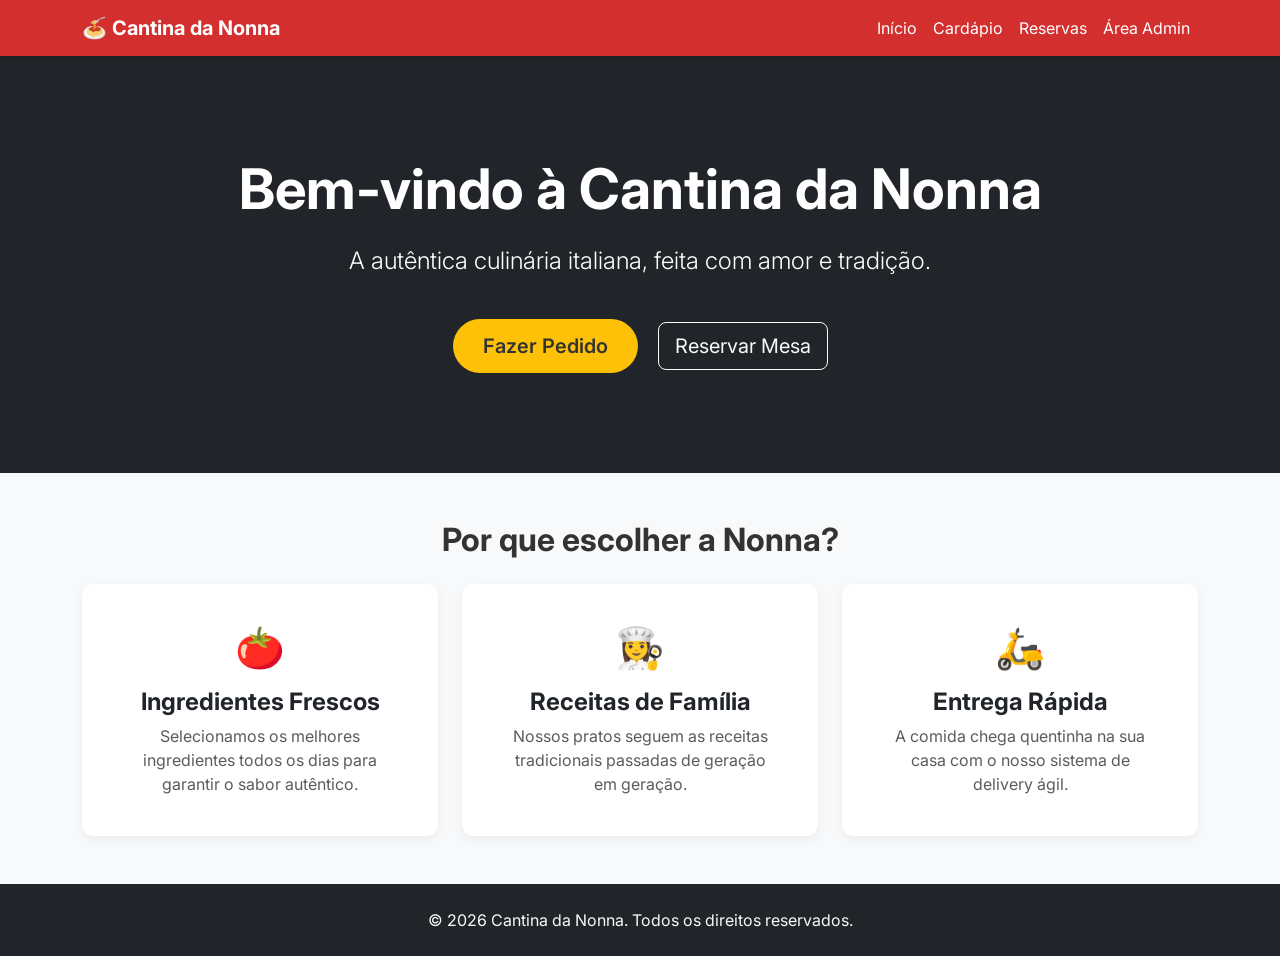
<file: index.html>
<!DOCTYPE html>
<html lang="pt-BR">
<head>
    <meta charset="UTF-8">
    <meta name="viewport" content="width=device-width, initial-scale=1.0">
    <title>Cantina da Nonna</title>
    <!-- Bootstrap v5 CSS -->
    <link href="https://cdn.jsdelivr.net/npm/bootstrap@5.3.2/dist/css/bootstrap.min.css" rel="stylesheet">
    <!-- Google Fonts -->
    <link href="https://fonts.googleapis.com/css2?family=Inter:wght@300;400;600;700&display=swap" rel="stylesheet">
    <!-- Custom CSS -->
    <link href="public/styles/style.css" rel="stylesheet">
</head>
<body>

    <!-- Navegação -->
    <nav class="navbar navbar-expand-lg navbar-dark sticky-top">
        <div class="container">
            <a class="navbar-brand fw-bold" href="index.html">🍝 Cantina da Nonna</a>
            <button class="navbar-toggler" type="button" data-bs-toggle="collapse" data-bs-target="#navbarNav">
                <span class="navbar-toggler-icon"></span>
            </button>
            <div class="collapse navbar-collapse" id="navbarNav">
                <ul class="navbar-nav ms-auto">
                    <li class="nav-item">
                        <a class="nav-link active" href="index.html">Início</a>
                    </li>
                    <li class="nav-item">
                        <a class="nav-link" href="cardapio.html">Cardápio</a>
                    </li>
                    <li class="nav-item">
                        <a class="nav-link" href="reservas.html">Reservas</a>
                    </li>
                    <li class="nav-item">
                        <a class="nav-link" href="admin-pedidos.html">Área Admin</a>
                    </li>
                </ul>
            </div>
        </div>
    </nav>

    <!-- Hero Section -->
    <header class="hero-section">
        <div class="container">
            <h1 class="hero-title">Bem-vindo à Cantina da Nonna</h1>
            <p class="hero-subtitle">A autêntica culinária italiana, feita com amor e tradição.</p>
            <a href="cardapio.html" class="btn btn-primary-custom btn-lg me-3">Fazer Pedido</a>
            <a href="reservas.html" class="btn btn-outline-light btn-lg">Reservar Mesa</a>
        </div>
    </header>

    <!-- Destaques -->
    <section class="container mt-5 mb-5">
        <h2 class="text-center mb-4 fw-bold">Por que escolher a Nonna?</h2>
        <div class="row g-4">
            <div class="col-md-4">
                <div class="card card-custom h-100 text-center p-4">
                    <div class="card-body">
                        <h3 class="fs-1 mb-3">🍅</h3>
                        <h4 class="card-title fw-bold">Ingredientes Frescos</h4>
                        <p class="card-text text-muted">Selecionamos os melhores ingredientes todos os dias para garantir o sabor autêntico.</p>
                    </div>
                </div>
            </div>
            <div class="col-md-4">
                <div class="card card-custom h-100 text-center p-4">
                    <div class="card-body">
                        <h3 class="fs-1 mb-3">👩‍🍳</h3>
                        <h4 class="card-title fw-bold">Receitas de Família</h4>
                        <p class="card-text text-muted">Nossos pratos seguem as receitas tradicionais passadas de geração em geração.</p>
                    </div>
                </div>
            </div>
            <div class="col-md-4">
                <div class="card card-custom h-100 text-center p-4">
                    <div class="card-body">
                        <h3 class="fs-1 mb-3">🛵</h3>
                        <h4 class="card-title fw-bold">Entrega Rápida</h4>
                        <p class="card-text text-muted">A comida chega quentinha na sua casa com o nosso sistema de delivery ágil.</p>
                    </div>
                </div>
            </div>
        </div>
    </section>

    <!-- Footer -->
    <footer class="bg-dark text-light py-4 mt-auto">
        <div class="container text-center">
            <p class="mb-0">&copy; 2026 Cantina da Nonna. Todos os direitos reservados.</p>
        </div>
    </footer>

    <!-- Bootstrap v5 JS Bundle -->
    <script src="https://cdn.jsdelivr.net/npm/bootstrap@5.3.2/dist/js/bootstrap.bundle.min.js"></script>
</body>
</html>
</file>
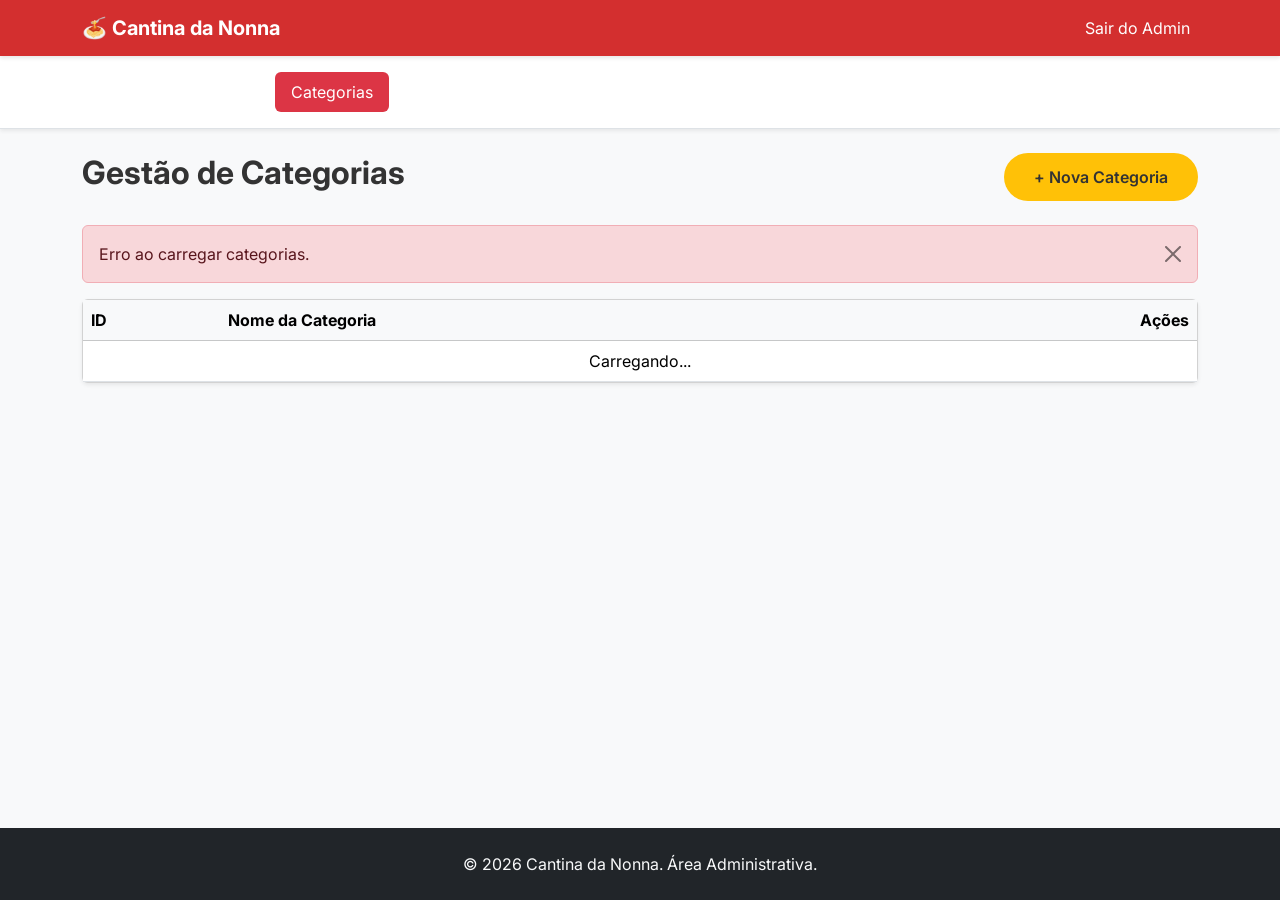
<file: admin-categorias.html>
<!DOCTYPE html>
<html lang="pt-BR">
<head>
    <meta charset="UTF-8">
    <meta name="viewport" content="width=device-width, initial-scale=1.0">
    <title>Admin Categorias - Cantina da Nonna</title>
    <!-- Bootstrap v5 CSS -->
    <link href="https://cdn.jsdelivr.net/npm/bootstrap@5.3.2/dist/css/bootstrap.min.css" rel="stylesheet">
    <!-- Google Fonts -->
    <link href="https://fonts.googleapis.com/css2?family=Inter:wght@300;400;600;700&display=swap" rel="stylesheet">
    <!-- Custom CSS -->
    <link href="public/styles/style.css" rel="stylesheet">
</head>
<body class="d-flex flex-column min-vh-100 bg-light">

    <!-- Navegação -->
    <nav class="navbar navbar-expand-lg navbar-dark sticky-top">
        <div class="container">
            <a class="navbar-brand fw-bold" href="index.html">🍝 Cantina da Nonna</a>
            <button class="navbar-toggler" type="button" data-bs-toggle="collapse" data-bs-target="#navbarNav">
                <span class="navbar-toggler-icon"></span>
            </button>
            <div class="collapse navbar-collapse" id="navbarNav">
                <ul class="navbar-nav ms-auto">
                    <li class="nav-item"><a class="nav-link" href="index.html">Sair do Admin</a></li>
                </ul>
            </div>
        </div>
    </nav>

    <!-- Sub Nav Admin -->
    <div class="bg-white border-bottom shadow-sm mb-4">
        <div class="container">
            <ul class="nav nav-pills py-3">
                <li class="nav-item">
                    <a class="nav-link text-dark" href="admin-pedidos.html">Pedidos</a>
                </li>
                <li class="nav-item">
                    <a class="nav-link text-dark" href="admin-produtos.html">Produtos</a>
                </li>
                <li class="nav-item">
                    <a class="nav-link active bg-danger" aria-current="page" href="admin-categorias.html">Categorias</a>
                </li>
            </ul>
        </div>
    </div>

    <!-- Conteúdo -->
    <div class="container flex-grow-1">
        <div class="d-flex justify-content-between align-items-center mb-4">
            <h2 class="fw-bold">Gestão de Categorias</h2>
            <button class="btn btn-primary-custom" onclick="abrirModalCategoria()">
                + Nova Categoria
            </button>
        </div>

        <div id="alert-container"></div>

        <div class="card shadow-sm">
            <div class="card-body p-0">
                <div class="table-responsive">
                    <table class="table table-hover align-middle mb-0">
                        <thead class="table-light">
                            <tr>
                                <th>ID</th>
                                <th>Nome da Categoria</th>
                                <th class="text-end">Ações</th>
                            </tr>
                        </thead>
                        <tbody id="categorias-tbody">
                            <!-- Preenchido via JS -->
                        </tbody>
                    </table>
                </div>
            </div>
        </div>
    </div>

    <!-- Modal Categoria -->
    <div class="modal fade" id="categoriaModal" tabindex="-1" aria-hidden="true">
        <div class="modal-dialog">
            <div class="modal-content">
                <div class="modal-header">
                    <h5 class="modal-title" id="modalTitle">Nova Categoria</h5>
                    <button type="button" class="btn-close" data-bs-dismiss="modal" aria-label="Close"></button>
                </div>
                <div class="modal-body">
                    <form id="categoriaForm">
                        <input type="hidden" id="categoria-id">
                        <div class="mb-3">
                            <label for="nomeCategoria" class="form-label">Nome</label>
                            <input type="text" class="form-control" id="nomeCategoria" required>
                        </div>
                    </form>
                </div>
                <div class="modal-footer">
                    <button type="button" class="btn btn-secondary" data-bs-dismiss="modal">Cancelar</button>
                    <button type="button" class="btn btn-primary" id="btnSalvarCategoria">Salvar</button>
                </div>
            </div>
        </div>
    </div>

    <!-- Footer -->
    <footer class="bg-dark text-light py-4 mt-auto">
        <div class="container text-center">
            <p class="mb-0">&copy; 2026 Cantina da Nonna. Área Administrativa.</p>
        </div>
    </footer>

    <!-- Bootstrap v5 JS Bundle -->
    <script src="https://cdn.jsdelivr.net/npm/bootstrap@5.3.2/dist/js/bootstrap.bundle.min.js"></script>
    <!-- API Integration -->
    <script src="public/scripts/api.js"></script>
    <script src="public/scripts/admin-categorias.js"></script>
</body>
</html>
</file>
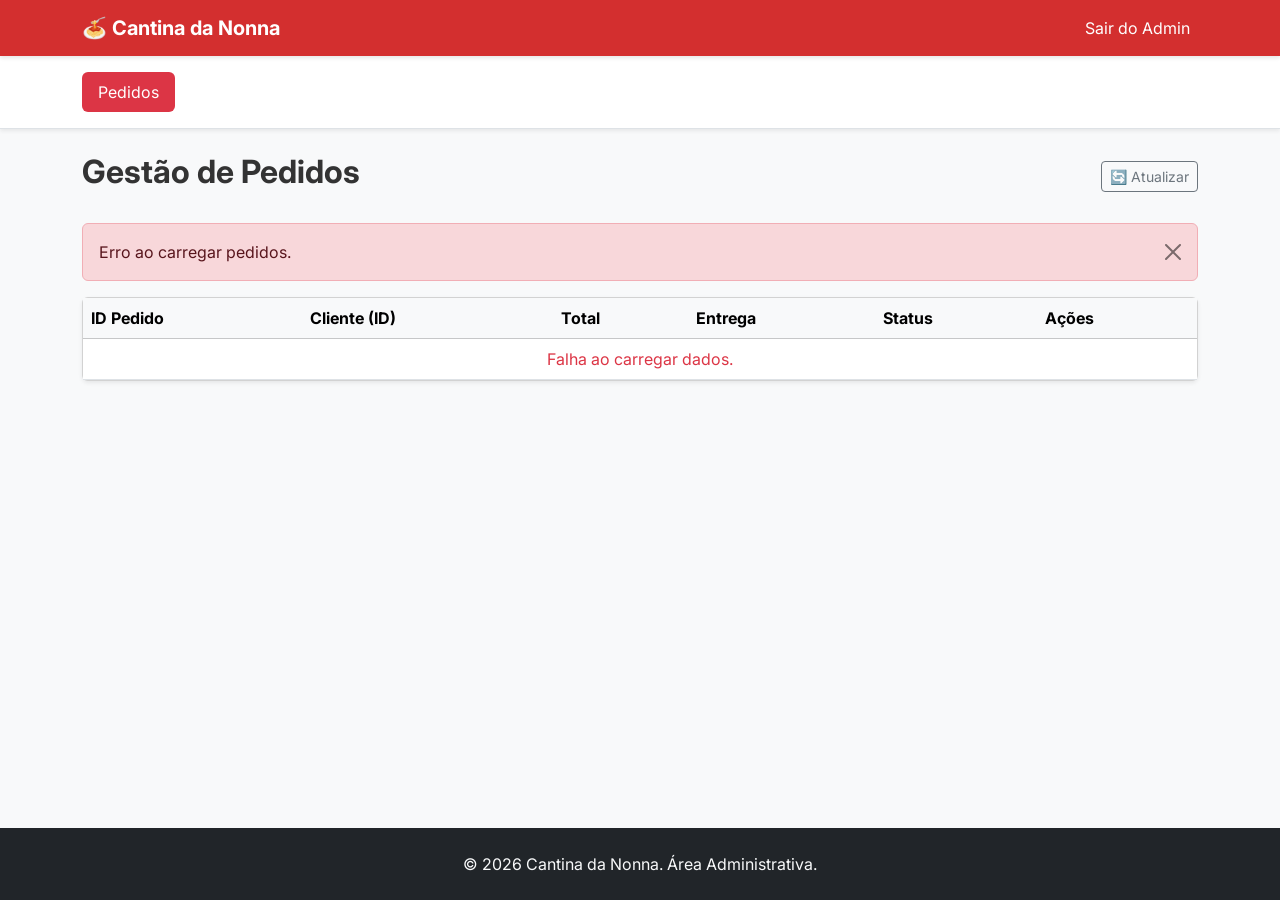
<file: admin-pedidos.html>
<!DOCTYPE html>
<html lang="pt-BR">
<head>
    <meta charset="UTF-8">
    <meta name="viewport" content="width=device-width, initial-scale=1.0">
    <title>Admin Pedidos - Cantina da Nonna</title>
    <!-- Bootstrap v5 CSS -->
    <link href="https://cdn.jsdelivr.net/npm/bootstrap@5.3.2/dist/css/bootstrap.min.css" rel="stylesheet">
    <!-- Google Fonts -->
    <link href="https://fonts.googleapis.com/css2?family=Inter:wght@300;400;600;700&display=swap" rel="stylesheet">
    <!-- Custom CSS -->
    <link href="public/styles/style.css" rel="stylesheet">
</head>
<body class="d-flex flex-column min-vh-100 bg-light">

    <!-- Navegação -->
    <nav class="navbar navbar-expand-lg navbar-dark sticky-top">
        <div class="container">
            <a class="navbar-brand fw-bold" href="index.html">🍝 Cantina da Nonna</a>
            <button class="navbar-toggler" type="button" data-bs-toggle="collapse" data-bs-target="#navbarNav">
                <span class="navbar-toggler-icon"></span>
            </button>
            <div class="collapse navbar-collapse" id="navbarNav">
                <ul class="navbar-nav ms-auto">
                    <li class="nav-item"><a class="nav-link" href="index.html">Sair do Admin</a></li>
                </ul>
            </div>
        </div>
    </nav>

    <!-- Sub Nav Admin -->
    <div class="bg-white border-bottom shadow-sm mb-4">
        <div class="container">
            <ul class="nav nav-pills py-3">
                <li class="nav-item">
                    <a class="nav-link active bg-danger" aria-current="page" href="admin-pedidos.html">Pedidos</a>
                </li>
                <li class="nav-item">
                    <a class="nav-link text-dark" href="admin-produtos.html">Produtos</a>
                </li>
                <li class="nav-item">
                    <a class="nav-link text-dark" href="admin-categorias.html">Categorias</a>
                </li>
            </ul>
        </div>
    </div>

    <!-- Conteúdo -->
    <div class="container flex-grow-1">
        <div class="d-flex justify-content-between align-items-center mb-4">
            <h2 class="fw-bold">Gestão de Pedidos</h2>
            <button class="btn btn-outline-secondary btn-sm" onclick="carregarPedidos()">
                🔄 Atualizar
            </button>
        </div>

        <div id="alert-container"></div>

        <div class="card shadow-sm">
            <div class="card-body p-0">
                <div class="table-responsive">
                    <table class="table table-hover align-middle mb-0">
                        <thead class="table-light">
                            <tr>
                                <th>ID Pedido</th>
                                <th>Cliente (ID)</th>
                                <th>Total</th>
                                <th>Entrega</th>
                                <th>Status</th>
                                <th>Ações</th>
                            </tr>
                        </thead>
                        <tbody id="pedidos-tbody">
                            <tr>
                                <td colspan="6" class="text-center py-4">
                                    <div class="spinner-border text-danger" role="status"></div>
                                    <p class="mt-2 text-muted">Carregando pedidos...</p>
                                </td>
                            </tr>
                        </tbody>
                    </table>
                </div>
            </div>
        </div>
    </div>

    <!-- Modal Status -->
    <div class="modal fade" id="statusModal" tabindex="-1" aria-hidden="true">
        <div class="modal-dialog">
            <div class="modal-content">
                <div class="modal-header">
                    <h5 class="modal-title">Atualizar Status do Pedido</h5>
                    <button type="button" class="btn-close" data-bs-dismiss="modal" aria-label="Close"></button>
                </div>
                <div class="modal-body">
                    <input type="hidden" id="pedido-id-atualizar">
                    <div class="mb-3">
                        <label for="novoStatus" class="form-label">Novo Status</label>
                        <select class="form-select" id="novoStatus">
                            <option value="PREPARANDO">Preparando</option>
                            <option value="A_CAMINHO">A Caminho</option>
                            <option value="CONCLUIDO">Concluído</option>
                        </select>
                    </div>
                </div>
                <div class="modal-footer">
                    <button type="button" class="btn btn-secondary" data-bs-dismiss="modal">Cancelar</button>
                    <button type="button" class="btn btn-primary" id="btnSalvarStatus">Salvar</button>
                </div>
            </div>
        </div>
    </div>

    <!-- Footer -->
    <footer class="bg-dark text-light py-4 mt-auto">
        <div class="container text-center">
            <p class="mb-0">&copy; 2026 Cantina da Nonna. Área Administrativa.</p>
        </div>
    </footer>

    <!-- Bootstrap v5 JS Bundle -->
    <script src="https://cdn.jsdelivr.net/npm/bootstrap@5.3.2/dist/js/bootstrap.bundle.min.js"></script>
    <!-- API Integration -->
    <script src="public/scripts/api.js"></script>
    <script src="public/scripts/admin-pedidos.js"></script>
</body>
</html>
</file>
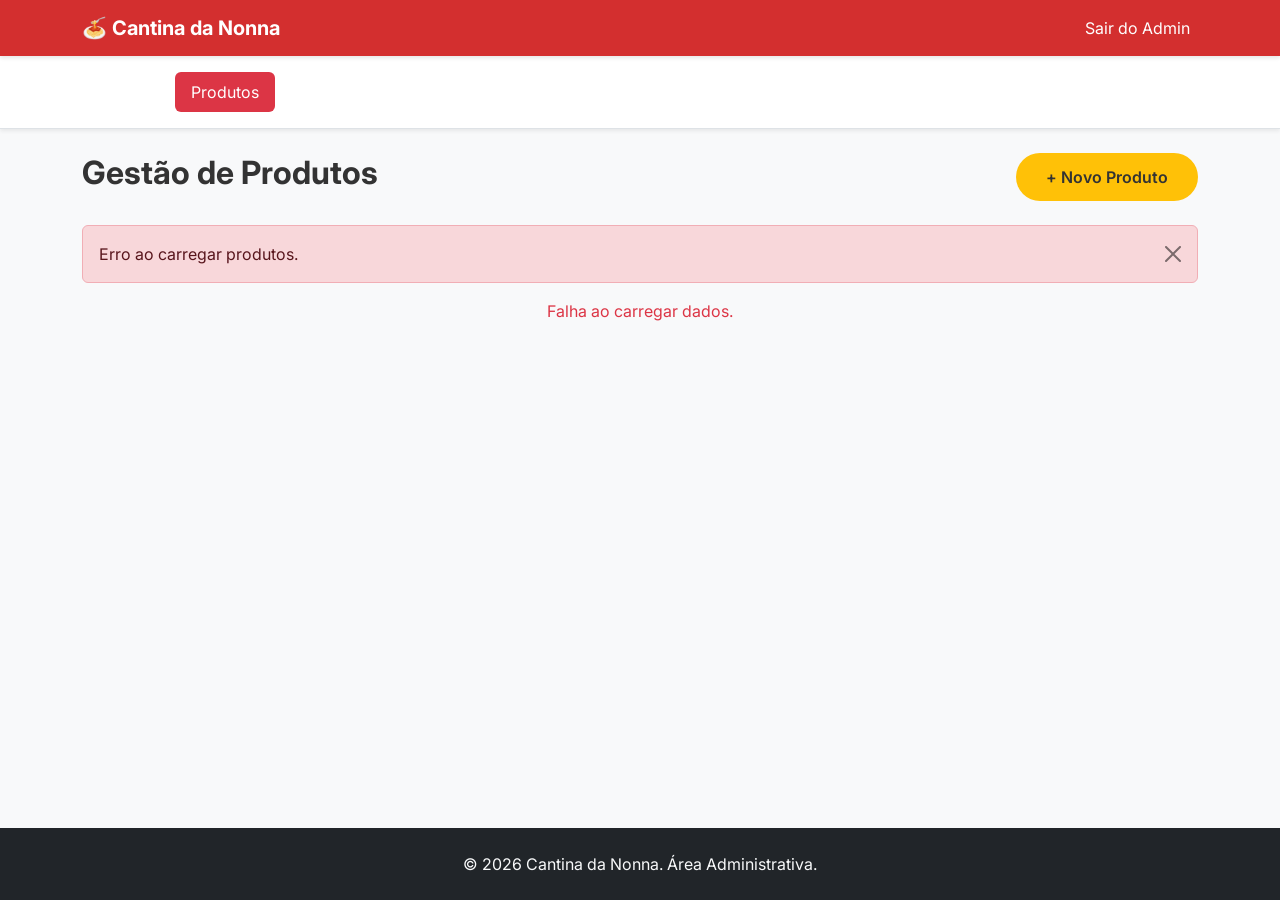
<file: admin-produtos.html>
<!DOCTYPE html>
<html lang="pt-BR">
<head>
    <meta charset="UTF-8">
    <meta name="viewport" content="width=device-width, initial-scale=1.0">
    <title>Admin Produtos - Cantina da Nonna</title>
    <!-- Bootstrap v5 CSS -->
    <link href="https://cdn.jsdelivr.net/npm/bootstrap@5.3.2/dist/css/bootstrap.min.css" rel="stylesheet">
    <!-- Google Fonts -->
    <link href="https://fonts.googleapis.com/css2?family=Inter:wght@300;400;600;700&display=swap" rel="stylesheet">
    <!-- Custom CSS -->
    <link href="public/styles/style.css" rel="stylesheet">
</head>
<body class="d-flex flex-column min-vh-100 bg-light">

    <!-- Navegação -->
    <nav class="navbar navbar-expand-lg navbar-dark sticky-top">
        <div class="container">
            <a class="navbar-brand fw-bold" href="index.html">🍝 Cantina da Nonna</a>
            <button class="navbar-toggler" type="button" data-bs-toggle="collapse" data-bs-target="#navbarNav">
                <span class="navbar-toggler-icon"></span>
            </button>
            <div class="collapse navbar-collapse" id="navbarNav">
                <ul class="navbar-nav ms-auto">
                    <li class="nav-item"><a class="nav-link" href="index.html">Sair do Admin</a></li>
                </ul>
            </div>
        </div>
    </nav>

    <!-- Sub Nav Admin -->
    <div class="bg-white border-bottom shadow-sm mb-4">
        <div class="container">
            <ul class="nav nav-pills py-3">
                <li class="nav-item">
                    <a class="nav-link text-dark" href="admin-pedidos.html">Pedidos</a>
                </li>
                <li class="nav-item">
                    <a class="nav-link active bg-danger" aria-current="page" href="admin-produtos.html">Produtos</a>
                </li>
                <li class="nav-item">
                    <a class="nav-link text-dark" href="admin-categorias.html">Categorias</a>
                </li>
            </ul>
        </div>
    </div>

    <!-- Conteúdo -->
    <div class="container flex-grow-1">
        <div class="d-flex justify-content-between align-items-center mb-4">
            <h2 class="fw-bold">Gestão de Produtos</h2>
            <button class="btn btn-primary-custom" onclick="abrirModalProduto()">
                + Novo Produto
            </button>
        </div>

        <div id="alert-container"></div>

        <div class="row" id="produtos-grid">
            <!-- Produtos renderizados aqui via JS -->
            <div class="col-12 text-center py-4">
                <div class="spinner-border text-danger" role="status"></div>
            </div>
        </div>
    </div>

    <!-- Modal Produto -->
    <div class="modal fade" id="produtoModal" tabindex="-1" aria-hidden="true">
        <div class="modal-dialog modal-lg">
            <div class="modal-content">
                <div class="modal-header bg-danger text-white">
                    <h5 class="modal-title" id="modalTitle">Novo Produto</h5>
                    <button type="button" class="btn-close btn-close-white" data-bs-dismiss="modal" aria-label="Close"></button>
                </div>
                <div class="modal-body">
                    <form id="produtoForm">
                        <input type="hidden" id="produto-id">
                        
                        <div class="row">
                            <div class="col-md-8 mb-3">
                                <label for="nome" class="form-label">Nome do Produto</label>
                                <input type="text" class="form-control" id="nome" required>
                            </div>
                            <div class="col-md-4 mb-3">
                                <label for="preco" class="form-label">Preço (R$)</label>
                                <input type="number" step="0.01" class="form-control" id="preco" required>
                            </div>
                        </div>

                        <div class="mb-3">
                            <label for="descricao" class="form-label">Descrição</label>
                            <textarea class="form-control" id="descricao" rows="2"></textarea>
                        </div>

                        <div class="row">
                            <div class="col-md-6 mb-3">
                                <label for="idCategoria" class="form-label">Categoria</label>
                                <select class="form-select" id="idCategoria" required>
                                    <option value="">Carregando categorias...</option>
                                </select>
                            </div>
                            <div class="col-md-6 mb-3">
                                <label for="imagem" class="form-label">URL da Imagem</label>
                                <input type="url" class="form-control" id="imagem" placeholder="https://exemplo.com/img.jpg">
                            </div>
                        </div>
                    </form>
                </div>
                <div class="modal-footer">
                    <button type="button" class="btn btn-secondary" data-bs-dismiss="modal">Cancelar</button>
                    <button type="button" class="btn btn-primary" id="btnSalvarProduto">Salvar</button>
                </div>
            </div>
        </div>
    </div>

    <!-- Footer -->
    <footer class="bg-dark text-light py-4 mt-auto">
        <div class="container text-center">
            <p class="mb-0">&copy; 2026 Cantina da Nonna. Área Administrativa.</p>
        </div>
    </footer>

    <!-- Bootstrap v5 JS Bundle -->
    <script src="https://cdn.jsdelivr.net/npm/bootstrap@5.3.2/dist/js/bootstrap.bundle.min.js"></script>
    <!-- API Integration -->
    <script src="public/scripts/api.js"></script>
    <script src="public/scripts/admin-produtos.js"></script>
</body>
</html>
</file>
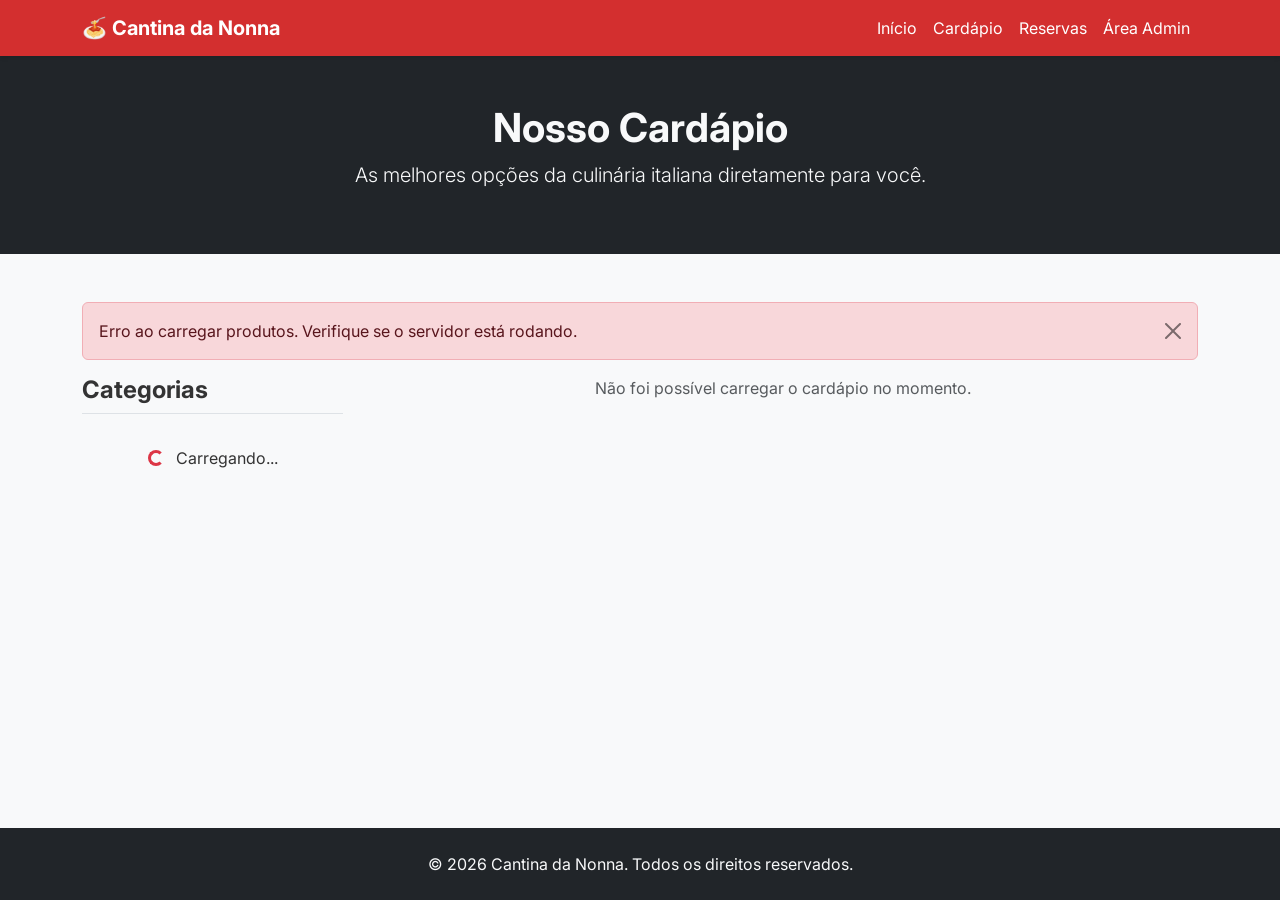
<file: cardapio.html>
<!DOCTYPE html>
<html lang="pt-BR">
<head>
    <meta charset="UTF-8">
    <meta name="viewport" content="width=device-width, initial-scale=1.0">
    <title>Cardápio - Cantina da Nonna</title>
    <!-- Bootstrap v5 CSS -->
    <link href="https://cdn.jsdelivr.net/npm/bootstrap@5.3.2/dist/css/bootstrap.min.css" rel="stylesheet">
    <!-- Google Fonts -->
    <link href="https://fonts.googleapis.com/css2?family=Inter:wght@300;400;600;700&display=swap" rel="stylesheet">
    <!-- Custom CSS -->
    <link href="public/styles/style.css" rel="stylesheet">
</head>
<body class="d-flex flex-column min-vh-100">

    <!-- Navegação -->
    <nav class="navbar navbar-expand-lg navbar-dark sticky-top">
        <div class="container">
            <a class="navbar-brand fw-bold" href="index.html">🍝 Cantina da Nonna</a>
            <button class="navbar-toggler" type="button" data-bs-toggle="collapse" data-bs-target="#navbarNav">
                <span class="navbar-toggler-icon"></span>
            </button>
            <div class="collapse navbar-collapse" id="navbarNav">
                <ul class="navbar-nav ms-auto">
                    <li class="nav-item">
                        <a class="nav-link" href="index.html">Início</a>
                    </li>
                    <li class="nav-item">
                        <a class="nav-link active" href="cardapio.html">Cardápio</a>
                    </li>
                    <li class="nav-item">
                        <a class="nav-link" href="reservas.html">Reservas</a>
                    </li>
                    <li class="nav-item">
                        <a class="nav-link" href="admin-pedidos.html">Área Admin</a>
                    </li>
                </ul>
            </div>
        </div>
    </nav>

    <!-- Header da Página -->
    <div class="bg-dark text-light py-5 text-center">
        <div class="container">
            <h1 class="fw-bold">Nosso Cardápio</h1>
            <p class="lead">As melhores opções da culinária italiana diretamente para você.</p>
        </div>
    </div>

    <!-- Conteúdo do Cardápio -->
    <div class="container mt-5 mb-5 flex-grow-1">
        
        <!-- Alerta para mensagens -->
        <div id="alert-container"></div>

        <div class="row">
            <!-- Sidebar com Categorias (Opcional, ou botões em cima) -->
            <div class="col-md-3 mb-4">
                <h4 class="fw-bold border-bottom pb-2 mb-3">Categorias</h4>
                <div class="list-group" id="categorias-list">
                    <!-- Preenchido via JS -->
                    <div class="text-center py-3">
                        <div class="spinner-border text-danger spinner-border-sm" role="status"></div>
                        <span class="ms-2">Carregando...</span>
                    </div>
                </div>
            </div>

            <!-- Lista de Produtos -->
            <div class="col-md-9">
                <div class="row g-4" id="produtos-list">
                    <!-- Preenchido via JS -->
                    <div class="col-12 text-center py-5">
                        <div class="spinner-border text-danger" role="status"></div>
                        <p class="mt-2 text-muted">Buscando pratos deliciosos...</p>
                    </div>
                </div>
            </div>
        </div>
    </div>

    <!-- Modal de Pedido (Simplificado) -->
    <div class="modal fade" id="pedidoModal" tabindex="-1" aria-hidden="true">
        <div class="modal-dialog">
            <div class="modal-content">
                <div class="modal-header bg-danger text-white">
                    <h5 class="modal-title">Confirmar Pedido</h5>
                    <button type="button" class="btn-close btn-close-white" data-bs-dismiss="modal" aria-label="Close"></button>
                </div>
                <div class="modal-body">
                    <form id="pedidoForm">
                        <input type="hidden" id="pedido-produto-id">
                        <input type="hidden" id="pedido-preco">
                        
                        <div class="mb-3">
                            <label class="form-label fw-bold">Produto Selecionado</label>
                            <p id="pedido-produto-nome" class="mb-1"></p>
                            <p class="text-success fw-bold">R$ <span id="pedido-produto-valor"></span></p>
                        </div>
                        
                        <div class="mb-3">
                            <label for="clienteId" class="form-label">ID do Cliente</label>
                            <input type="text" class="form-control" id="clienteId" required placeholder="Digite seu ID (ex: 1)">
                            <div class="form-text">Em um sistema real, isso viria do login.</div>
                        </div>

                        <div class="mb-3">
                            <label for="tipoEntrega" class="form-label">Tipo de Entrega</label>
                            <select class="form-select" id="tipoEntrega" required>
                                <option value="DELIVERY">Delivery</option>
                                <option value="RETIRADA">Retirada no local</option>
                            </select>
                        </div>

                        <div class="mb-3" id="enderecoContainer">
                            <label for="endereco" class="form-label">Endereço de Entrega</label>
                            <input type="text" class="form-control" id="endereco" placeholder="Rua, Número, Bairro">
                        </div>

                        <div class="mb-3">
                            <label for="telefone" class="form-label">Telefone</label>
                            <input type="text" class="form-control" id="telefone" required placeholder="(11) 99999-9999">
                        </div>

                        <div class="mb-3">
                            <label for="formaPagamento" class="form-label">Forma de Pagamento</label>
                            <select class="form-select" id="formaPagamento" required>
                                <option value="CARTAO">Cartão de Crédito/Débito</option>
                                <option value="DINHEIRO">Dinheiro</option>
                                <option value="PIX">PIX</option>
                            </select>
                        </div>
                    </form>
                </div>
                <div class="modal-footer">
                    <button type="button" class="btn btn-secondary" data-bs-dismiss="modal">Cancelar</button>
                    <button type="button" class="btn btn-primary-custom" id="btnConfirmarPedido">Fazer Pedido</button>
                </div>
            </div>
        </div>
    </div>

    <!-- Footer -->
    <footer class="bg-dark text-light py-4 mt-auto">
        <div class="container text-center">
            <p class="mb-0">&copy; 2026 Cantina da Nonna. Todos os direitos reservados.</p>
        </div>
    </footer>

    <!-- Bootstrap v5 JS Bundle -->
    <script src="https://cdn.jsdelivr.net/npm/bootstrap@5.3.2/dist/js/bootstrap.bundle.min.js"></script>
    <!-- API Integration -->
    <script src="public/scripts/api.js"></script>
    <script src="public/scripts/cardapio.js"></script>
</body>
</html>
</file>
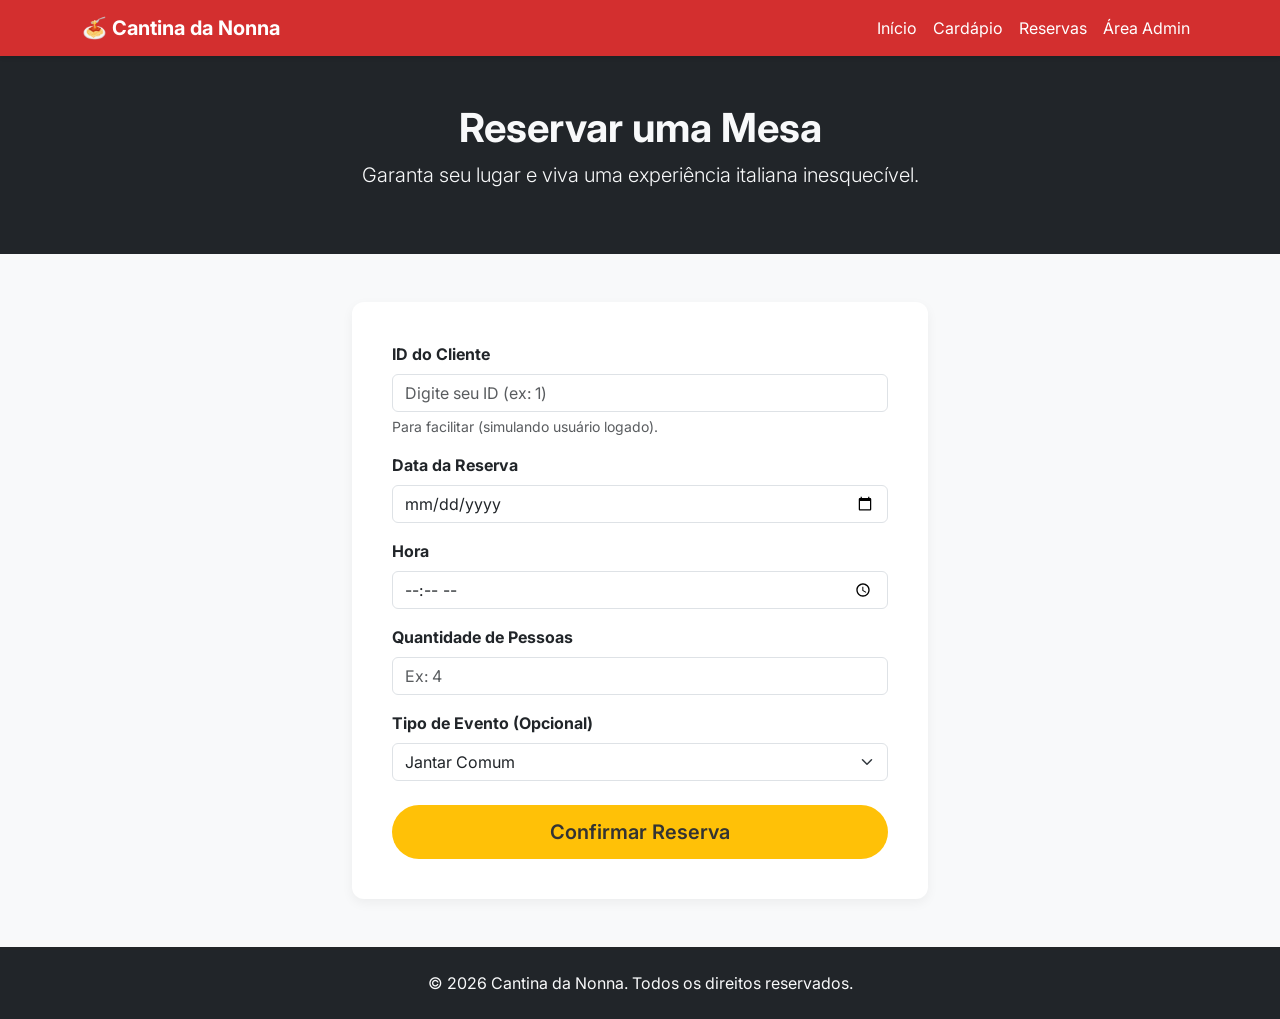
<file: reservas.html>
<!DOCTYPE html>
<html lang="pt-BR">
<head>
    <meta charset="UTF-8">
    <meta name="viewport" content="width=device-width, initial-scale=1.0">
    <title>Reservas - Cantina da Nonna</title>
    <!-- Bootstrap v5 CSS -->
    <link href="https://cdn.jsdelivr.net/npm/bootstrap@5.3.2/dist/css/bootstrap.min.css" rel="stylesheet">
    <!-- Google Fonts -->
    <link href="https://fonts.googleapis.com/css2?family=Inter:wght@300;400;600;700&display=swap" rel="stylesheet">
    <!-- Custom CSS -->
    <link href="public/styles/style.css" rel="stylesheet">
</head>
<body class="d-flex flex-column min-vh-100">

    <!-- Navegação -->
    <nav class="navbar navbar-expand-lg navbar-dark sticky-top">
        <div class="container">
            <a class="navbar-brand fw-bold" href="index.html">🍝 Cantina da Nonna</a>
            <button class="navbar-toggler" type="button" data-bs-toggle="collapse" data-bs-target="#navbarNav">
                <span class="navbar-toggler-icon"></span>
            </button>
            <div class="collapse navbar-collapse" id="navbarNav">
                <ul class="navbar-nav ms-auto">
                    <li class="nav-item">
                        <a class="nav-link" href="index.html">Início</a>
                    </li>
                    <li class="nav-item">
                        <a class="nav-link" href="cardapio.html">Cardápio</a>
                    </li>
                    <li class="nav-item">
                        <a class="nav-link active" href="reservas.html">Reservas</a>
                    </li>
                    <li class="nav-item">
                        <a class="nav-link" href="admin-pedidos.html">Área Admin</a>
                    </li>
                </ul>
            </div>
        </div>
    </nav>

    <!-- Header da Página -->
    <div class="bg-dark text-light py-5 text-center">
        <div class="container">
            <h1 class="fw-bold">Reservar uma Mesa</h1>
            <p class="lead">Garanta seu lugar e viva uma experiência italiana inesquecível.</p>
        </div>
    </div>

    <!-- Formulário de Reserva -->
    <div class="container mt-5 mb-5 flex-grow-1" style="max-width: 600px;">
        
        <!-- Alerta para mensagens -->
        <div id="alert-container"></div>

        <div class="card card-custom p-4">
            <div class="card-body">
                <form id="reservaForm">
                    <div class="mb-3">
                        <label for="clienteId" class="form-label fw-bold">ID do Cliente</label>
                        <input type="text" class="form-control" id="clienteId" required placeholder="Digite seu ID (ex: 1)">
                        <div class="form-text">Para facilitar (simulando usuário logado).</div>
                    </div>

                    <div class="mb-3">
                        <label for="dataReserva" class="form-label fw-bold">Data da Reserva</label>
                        <input type="date" class="form-control" id="dataReserva" required>
                    </div>

                    <div class="mb-3">
                        <label for="horaReserva" class="form-label fw-bold">Hora</label>
                        <input type="time" class="form-control" id="horaReserva" required>
                    </div>

                    <div class="mb-3">
                        <label for="quantidadePessoas" class="form-label fw-bold">Quantidade de Pessoas</label>
                        <input type="number" class="form-control" id="quantidadePessoas" min="1" max="20" required placeholder="Ex: 4">
                    </div>

                    <div class="mb-4">
                        <label for="tipoEvento" class="form-label fw-bold">Tipo de Evento (Opcional)</label>
                        <select class="form-select" id="tipoEvento">
                            <option value="">Jantar Comum</option>
                            <option value="ANIVERSARIO">Aniversário</option>
                            <option value="CASAMENTO">Casamento</option>
                            <option value="CONFRATERNIZACAO">Confraternização</option>
                        </select>
                    </div>

                    <div class="d-grid">
                        <button type="submit" class="btn btn-primary-custom btn-lg" id="btnReservar">
                            Confirmar Reserva
                        </button>
                    </div>
                </form>
            </div>
        </div>
    </div>

    <!-- Footer -->
    <footer class="bg-dark text-light py-4 mt-auto">
        <div class="container text-center">
            <p class="mb-0">&copy; 2026 Cantina da Nonna. Todos os direitos reservados.</p>
        </div>
    </footer>

    <!-- Bootstrap v5 JS Bundle -->
    <script src="https://cdn.jsdelivr.net/npm/bootstrap@5.3.2/dist/js/bootstrap.bundle.min.js"></script>
    <!-- API Integration -->
    <script src="public/scripts/api.js"></script>
    <script src="public/scripts/reservas.js"></script>
</body>
</html>
</file>
<file: public/styles/style.css>
:root {
  --primary-color: #d32f2f;
  --secondary-color: #ffc107;
  --text-dark: #333333;
  --text-light: #ffffff;
  --bg-light: #f8f9fa;
  --bg-dark: #212529;
}

body {
  font-family: 'Inter', 'Segoe UI', Tahoma, Geneva, Verdana, sans-serif;
  background-color: var(--bg-light);
  color: var(--text-dark);
}

.navbar {
  background-color: var(--primary-color) !important;
  box-shadow: 0 2px 4px rgba(0,0,0,0.1);
}

.navbar-brand, .nav-link {
  color: var(--text-light) !important;
}

.nav-link:hover {
  color: var(--secondary-color) !important;
}

.hero-section {
  background-color: var(--bg-dark);
  color: var(--text-light);
  padding: 100px 0;
  text-align: center;
  /* Espaço para imagem de fundo se necessário */
}

.hero-title {
  font-size: 3.5rem;
  font-weight: 700;
  margin-bottom: 20px;
}

.hero-subtitle {
  font-size: 1.5rem;
  font-weight: 300;
  margin-bottom: 40px;
}

.btn-primary-custom {
  background-color: var(--secondary-color);
  color: var(--text-dark);
  border: none;
  font-weight: 600;
  padding: 12px 30px;
  border-radius: 30px;
  transition: all 0.3s ease;
}

.btn-primary-custom:hover {
  background-color: #e0a800;
  transform: translateY(-2px);
  box-shadow: 0 4px 8px rgba(0,0,0,0.1);
}

.card-custom {
  border: none;
  border-radius: 12px;
  box-shadow: 0 4px 12px rgba(0,0,0,0.05);
  transition: transform 0.3s ease;
}

.card-custom:hover {
  transform: translateY(-5px);
}

/* Utilitários globais */
.mt-100 { margin-top: 100px; }
.mb-100 { margin-bottom: 100px; }
</file>
